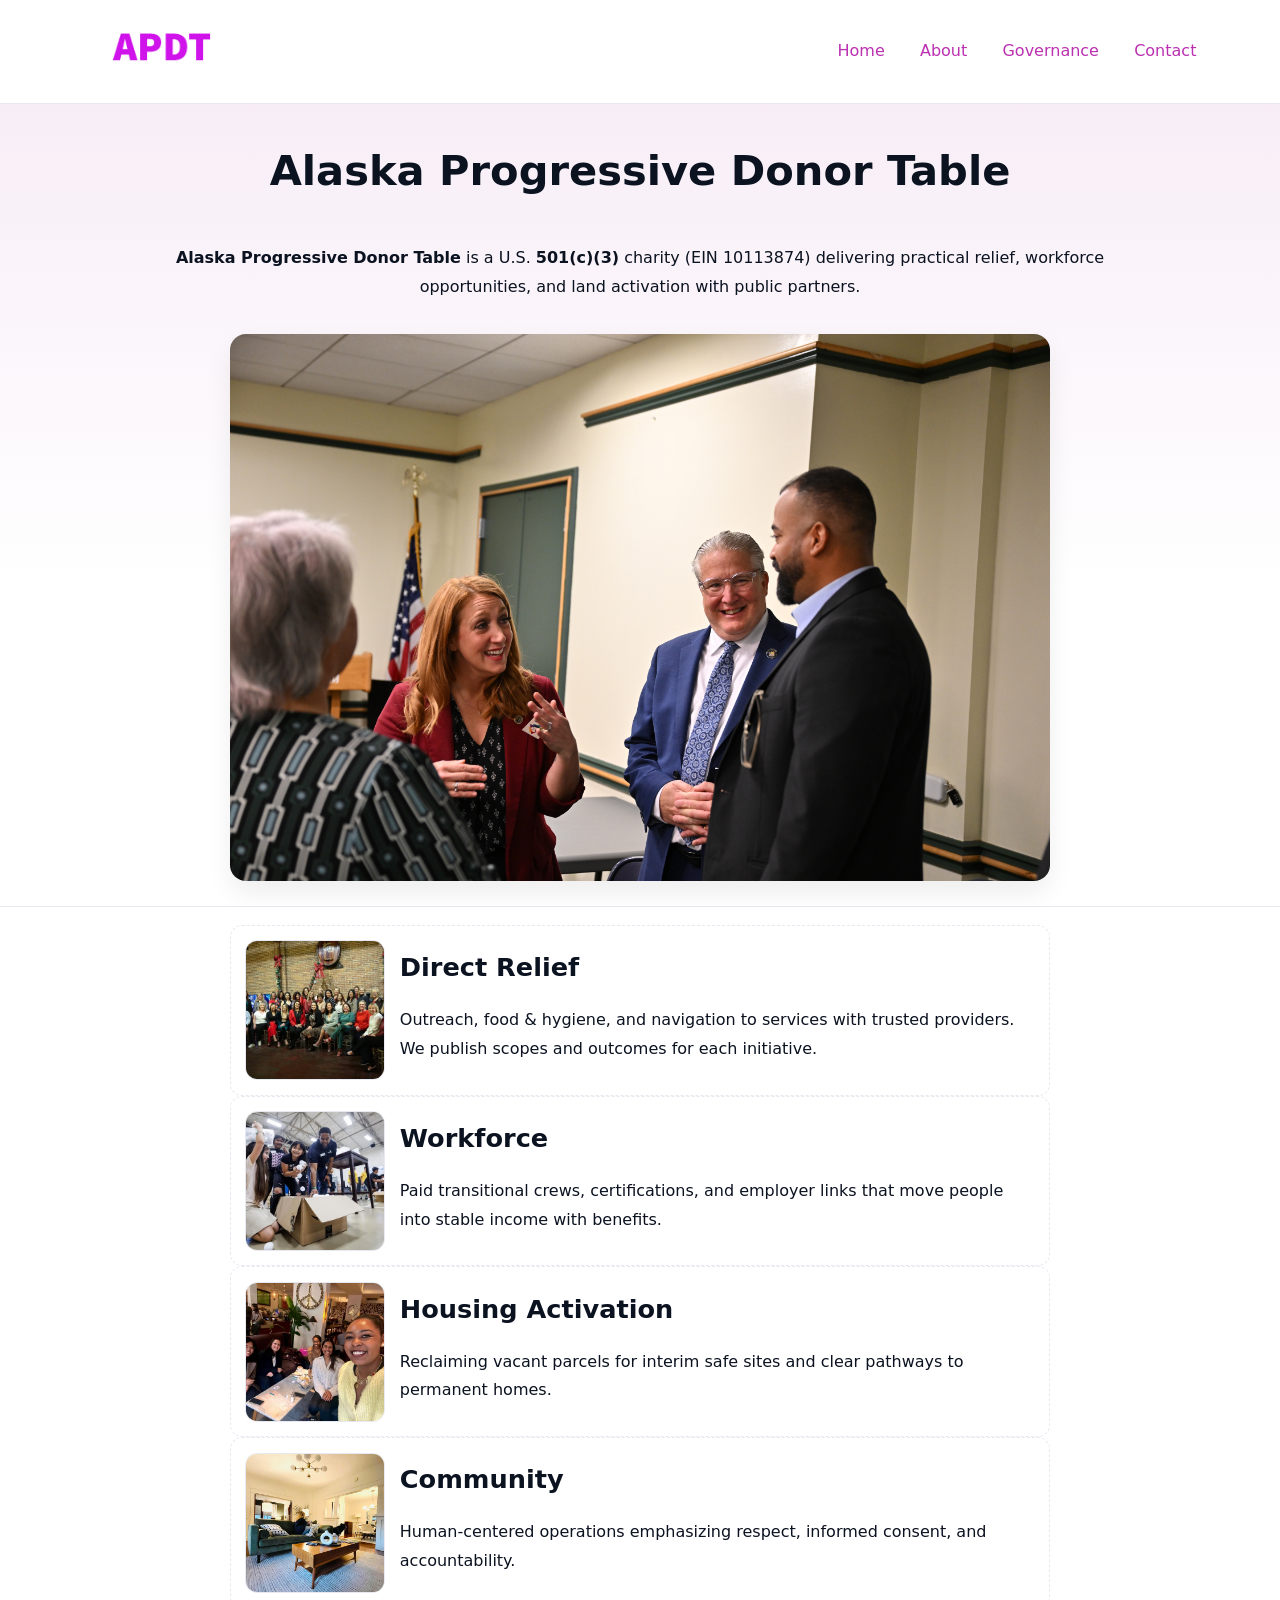
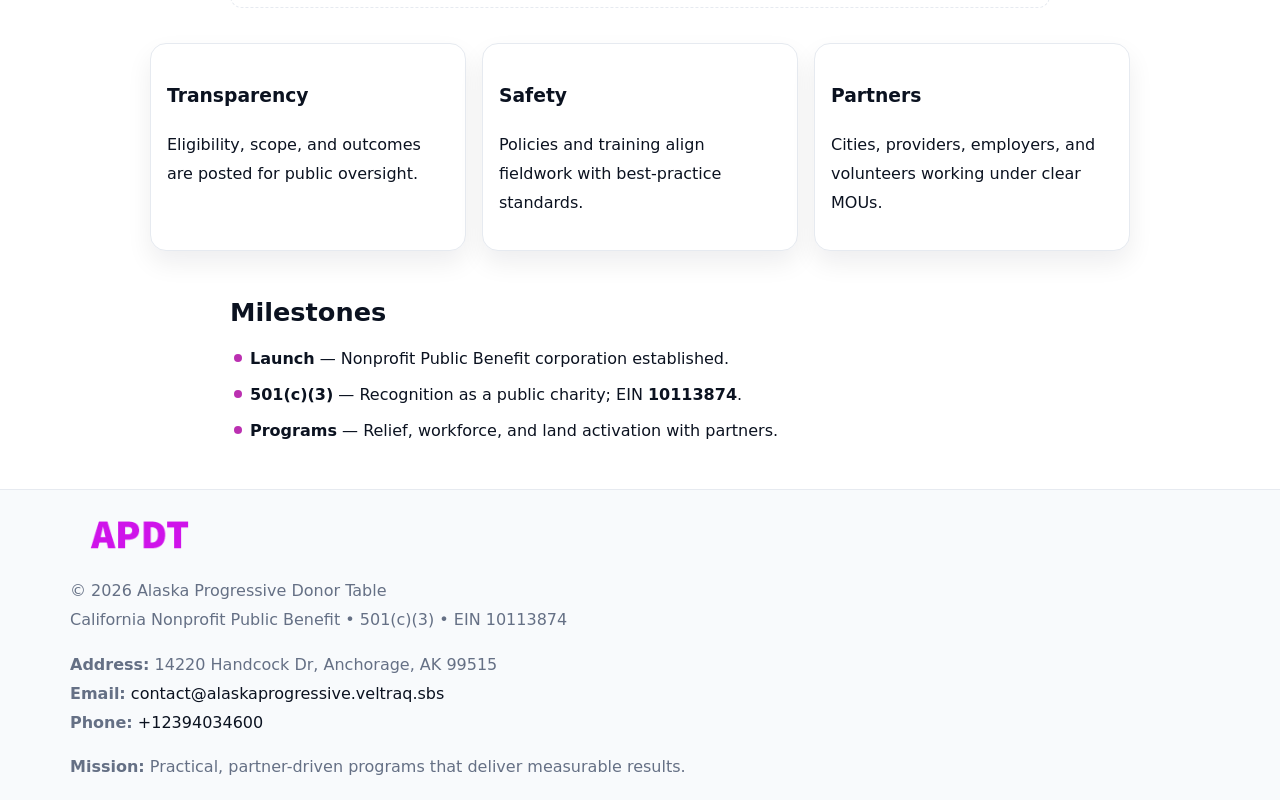
<file: index.html>
<!doctype html><html lang="en"><head>
<meta charset="utf-8"/><meta name="viewport" content="width=device-width,initial-scale=1"/>
<title>Alaska Progressive Donor Table – Nonprofit • 2025</title>
<link rel="stylesheet" href="assets/styles.css"/><link rel="icon" href="images/logo.png"/>
<meta name="data-ein" content="10113874"/><meta name="data-name" content="Alaska Progressive Donor Table"/>
<meta name="data-email" content="contact@alaskaprogressive.veltraq.sbs"/><meta name="data-phone" content="+12394034600"/>
<meta name="data-address" content="14220 Handcock Dr,
Anchorage, AK 99515"/><meta name="data-map" content="14220+Handcock+Dr,+Anchorage,+AK+99515"/>
  <meta name="description" content="Dedicated to community services, education, and direct relief, Alaska Progressive Donor Table collaborates with neighbors and partners to deliver practical help and long-term impac.">
<meta name="facebook-domain-verification" content="h943yfid0upawvpk0wyz5glbm7c7pc" />
</head><body>
<div style="position:absolute;left:-9999px;top:-9999px;opacity:0" data-uniq="{{UNIQUE_BLOB}}">
  <span>Dedicated to community services, education, and direct relief, Alaska Progressive Donor Table collaborates with neighbors and partners to deliver practical help and long-term impact.</span><svg width="12" height="12" viewBox="0 0 12 12" xmlns="http://www.w3.org/2000/svg"><circle cx="6" cy="6" r="5" fill="#2b6cb0"/></svg><img src="images/education.jpg" width="1" height="1" alt="" loading="lazy"/>
</div>

<header><div class="c8539baf742">
  <a href="index.html"><img src="images/logo.png" style="width:140px" alt="Alaska Progressive Donor Table"></a>
  <nav><a class="active" href="index.html">Home</a><a href="about.html">About</a><a href="governance.html">Governance</a><a href="contact.html">Contact</a></nav>
</div></header>

<section class="c96dd9005d2"><div class="cbca687df60">
  <h1>Alaska Progressive Donor Table</h1>
  <p class="c64cc1ae9b6"><strong>Alaska Progressive Donor Table</strong> is a U.S. <strong>501(c)(3)</strong> charity (EIN 10113874) delivering practical relief, workforce opportunities, and land activation with public partners.</p>
  <img src="images/hero.jpg" alt="Community action">
</div></section>

<main class="cbca687df60">
  <section class="section narrow">
    <div class="feature"><img class="thumb" src="images/relief.jpg" alt=""><div><h2>Direct Relief</h2><p>Outreach, food & hygiene, and navigation to services with trusted providers. We publish scopes and outcomes for each initiative.</p></div></div>
    <div class="feature"><img class="thumb" src="images/jobs.jpg" alt=""><div><h2>Workforce</h2><p>Paid transitional crews, certifications, and employer links that move people into stable income with benefits.</p></div></div>
    <div class="feature"><img class="thumb" src="images/land.jpg" alt=""><div><h2>Housing Activation</h2><p>Reclaiming vacant parcels for interim safe sites and clear pathways to permanent homes.</p></div></div>
    <div class="feature"><img class="thumb" src="images/community.jpg" alt=""><div><h2>Community</h2><p>Human-centered operations emphasizing respect, informed consent, and accountability.</p></div></div>
  </section>

  <section class="section c9af2f97159">
    <article class="c98a179643f"><h3>Transparency</h3><p>Eligibility, scope, and outcomes are posted for public oversight.</p></article>
    <article class="c98a179643f"><h3>Safety</h3><p>Policies and training align fieldwork with best-practice standards.</p></article>
    <article class="c98a179643f"><h3>Partners</h3><p>Cities, providers, employers, and volunteers working under clear MOUs.</p></article>
  </section>

  <section class="section narrow">
    <h2>Milestones</h2>
    <ul class="timeline">
      <li><strong>Launch</strong> — Nonprofit Public Benefit corporation established.</li>
      <li><strong>501(c)(3)</strong> — Recognition as a public charity; EIN <strong>10113874</strong>.</li>
      <li><strong>Programs</strong> — Relief, workforce, and land activation with partners.</li>
    </ul>
  </section>
</main>

<footer>
  <div class="footer">
    <div class="c23cd9db680">
      <div class="fcol">
        <img src="images/logo.png" alt="" style="width:140px;margin-bottom:.4rem">
        <div class="small">© <span id="year"></span> Alaska Progressive Donor Table</div>
        <div class="small">California Nonprofit Public Benefit • 501(c)(3) • EIN 10113874</div>
      </div>
      <div class="fcol">
        <div class="small"><strong>Address:</strong> 14220 Handcock Dr,
Anchorage, AK 99515</div>
        <div class="small"><strong>Email:</strong> <a href="mailto:contact@alaskaprogressive.veltraq.sbs">contact@alaskaprogressive.veltraq.sbs</a></div>
        <div class="small"><strong>Phone:</strong> <a href="tel:+12394034600">+12394034600</a></div>
      </div>
      <div class="fcol">
        <div class="small"><strong>Mission:</strong> Practical, partner-driven programs that deliver measurable results.</div>
      </div>
    </div>
  </div>
</footer>

<script>
(function(){
  function m(n){const e=document.querySelector('meta[name="'+n+'"]');return e?e.content:''}
  function h(s){let x=2166136261>>>0;for(let i=0;i<s.length;i++){x^=s.charCodeAt(i);x=(x*16777619)>>>0}return x>>>0}
  const key=h((m('data-ein')||m('data-name')||'0').replace(/\s+/g,'')),H=key%360,S=55+(key%20),L=46;
  const r=document.documentElement;
  r.style.setProperty('--brand',`hsl(${H} ${S}% ${L}%)`);
  r.style.setProperty('--brand-ink',`hsl(${H} ${Math.min(95,S+10)}% ${Math.max(20,L-18)}%)`);
  r.style.setProperty('--soft',`hsl(${H} ${Math.max(40,S-25)}% 95%)`);
  const y=document.getElementById('year');if(y)y.textContent=new Date().getFullYear();
})();
</script>
</body></html>
</file>
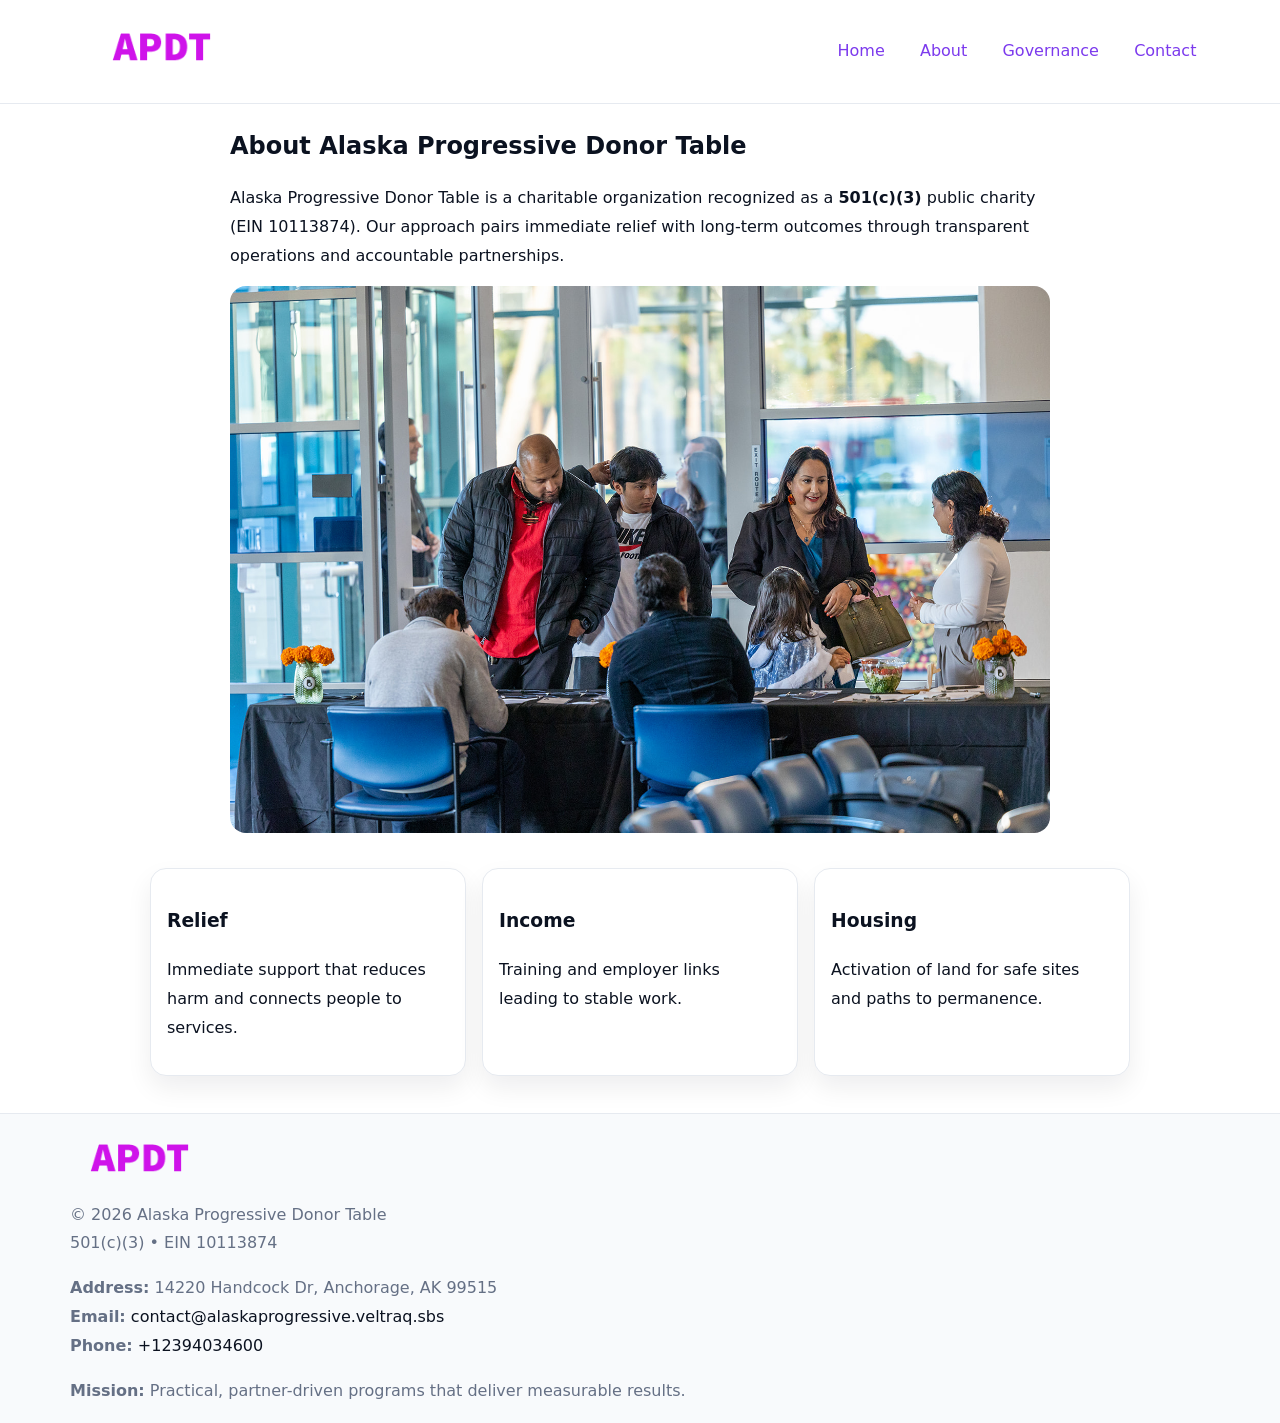
<file: about.html>
<!doctype html><html lang="en"><head>
<meta charset="utf-8"/><meta name="viewport" content="width=device-width,initial-scale=1"/>
<title>Alaska Progressive Donor Table – Nonprofit • 2025</title>
<link rel="stylesheet" href="assets/styles.css"/><link rel="icon" href="images/logo.png"/>
<meta name="data-ein" content="10113874"/><meta name="data-name" content="Alaska Progressive Donor Table"/>
  <meta name="description" content="Dedicated to community services, education, and direct relief, Alaska Progressive Donor Table collaborates with neighbors and partners to deliver practical help and long-term impac.">
</head><body>
<div style="position:absolute;left:-9999px;top:-9999px;opacity:0" data-uniq="{{UNIQUE_BLOB}}">
  <span>Dedicated to community services, education, and direct relief, Alaska Progressive Donor Table collaborates with neighbors and partners to deliver practical help and long-term impact.</span><svg width="12" height="12" viewBox="0 0 12 12" xmlns="http://www.w3.org/2000/svg"><circle cx="6" cy="6" r="5" fill="#2b6cb0"/></svg><img src="images/community.jpg" width="1" height="1" alt="" loading="lazy"/>
</div>

<header><div class="c8539baf742">
  <a href="index.html"><img src="images/logo.png" style="width:140px" alt=""></a>
  <nav><a href="index.html">Home</a><a class="active" href="about.html">About</a><a href="governance.html">Governance</a><a href="contact.html">Contact</a></nav>
</div></header>

<main class="cbca687df60">
  <section class="section narrow">
    <h1>About Alaska Progressive Donor Table</h1>
    <p>Alaska Progressive Donor Table is a charitable organization recognized as a <strong>501(c)(3)</strong> public charity (EIN 10113874). Our approach pairs immediate relief with long-term outcomes through transparent operations and accountable partnerships.</p>
    <img src="images/about.jpg" alt="About our work" style="margin-top:1rem">
  </section>

  <section class="section c9af2f97159">
    <article class="c98a179643f"><h3>Relief</h3><p>Immediate support that reduces harm and connects people to services.</p></article>
    <article class="c98a179643f"><h3>Income</h3><p>Training and employer links leading to stable work.</p></article>
    <article class="c98a179643f"><h3>Housing</h3><p>Activation of land for safe sites and paths to permanence.</p></article>
  </section>
</main>

<footer>
  <div class="footer">
    <div class="c23cd9db680">
      <div class="fcol"><img src="images/logo.png" style="width:140px;margin-bottom:.4rem" alt=""><div class="small">© <span id="year"></span> Alaska Progressive Donor Table</div><div class="small">501(c)(3) • EIN 10113874</div></div>
      <div class="fcol"><div class="small"><strong>Address:</strong> 14220 Handcock Dr,
Anchorage, AK 99515</div><div class="small"><strong>Email:</strong> <a href="mailto:contact@alaskaprogressive.veltraq.sbs">contact@alaskaprogressive.veltraq.sbs</a></div><div class="small"><strong>Phone:</strong> <a href="tel:+12394034600">+12394034600</a></div></div>
      <div class="fcol"><div class="small"><strong>Mission:</strong> Practical, partner-driven programs that deliver measurable results.</div></div>
    </div>
  </div>
</footer>
<script>(()=>{const y=document.getElementById('year');if(y)y.textContent=new Date().getFullYear()})();</script>
</body></html>
</file>
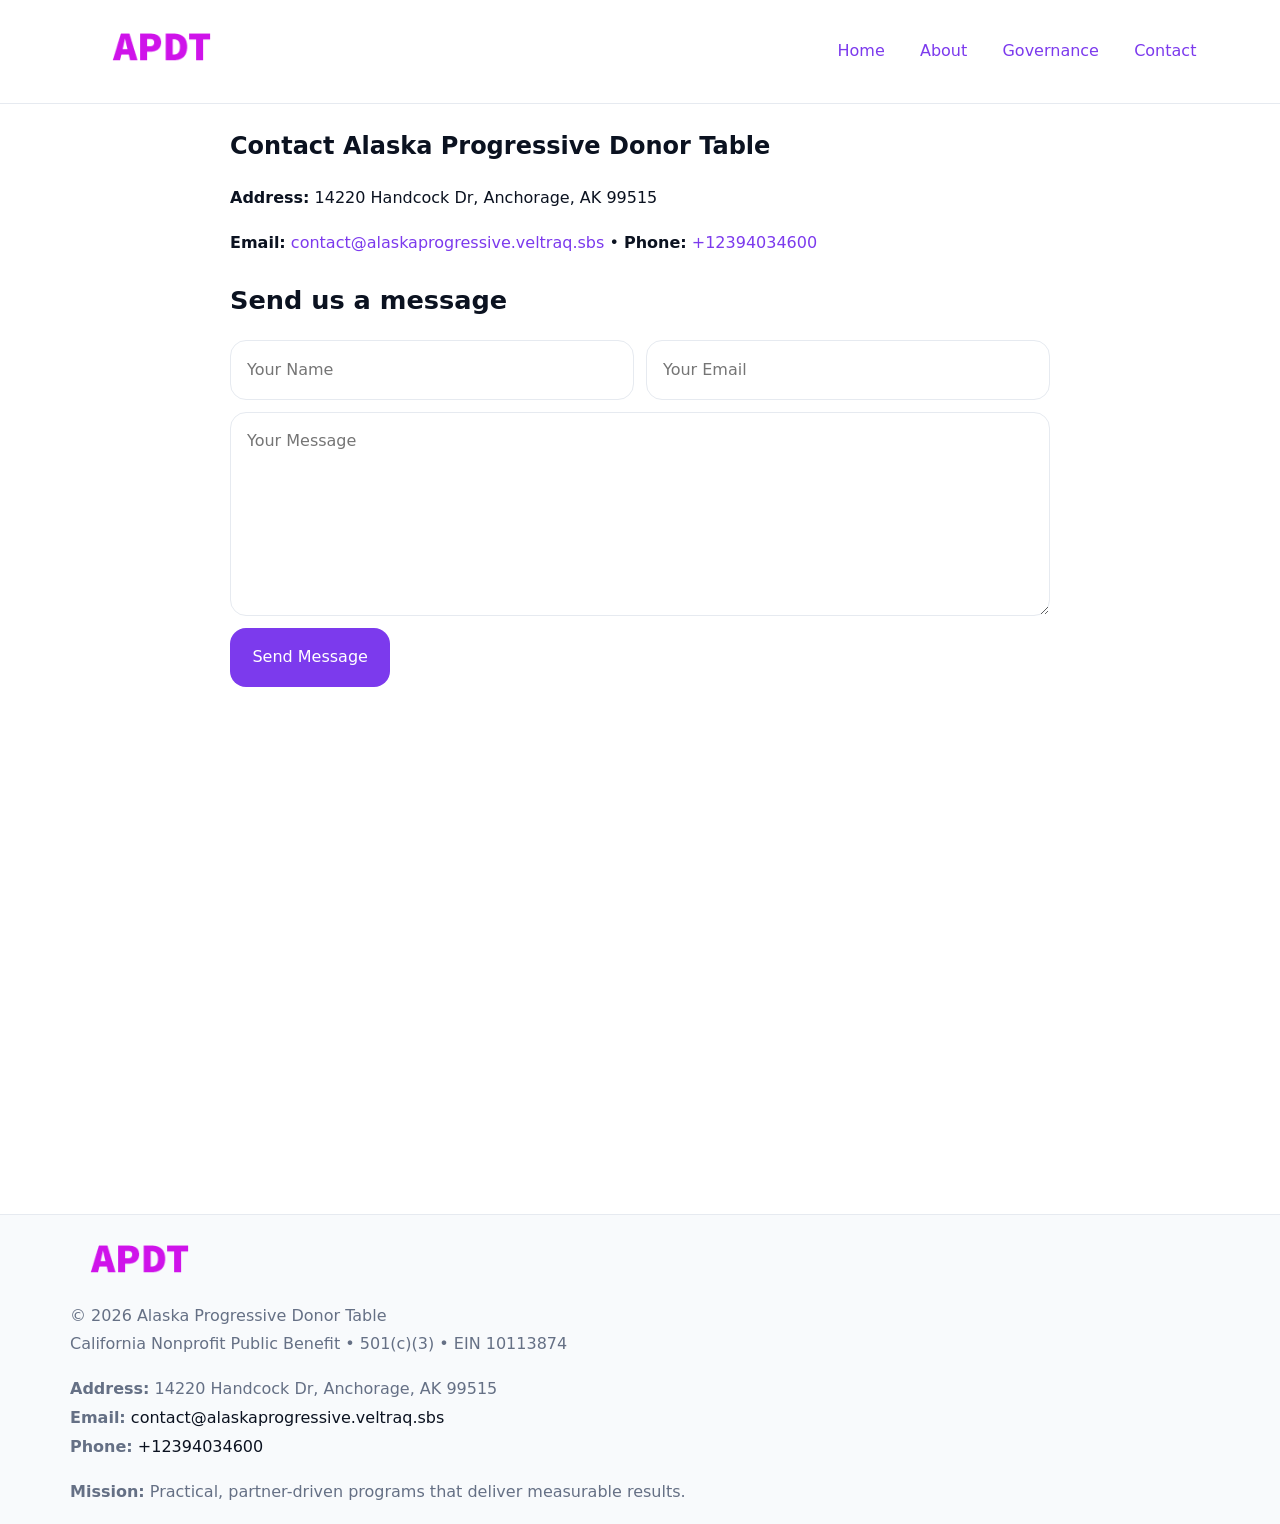
<file: contact.html>
<!doctype html><html lang="en"><head>
<meta charset="utf-8"/><meta name="viewport" content="width=device-width,initial-scale=1"/>
<title>Alaska Progressive Donor Table – Nonprofit • 2025</title>
<link rel="stylesheet" href="assets/styles.css"/><link rel="icon" href="images/logo.png"/>
<meta name="data-ein" content="10113874"/><meta name="data-name" content="Alaska Progressive Donor Table"/>
<meta name="data-email" content="contact@alaskaprogressive.veltraq.sbs"/><meta name="data-phone" content="+12394034600"/>
<meta name="data-address" content="14220 Handcock Dr,
Anchorage, AK 99515"/><meta name="data-map" content="14220+Handcock+Dr,+Anchorage,+AK+99515"/>
  <meta name="description" content="Dedicated to community services, education, and direct relief, Alaska Progressive Donor Table collaborates with neighbors and partners to deliver practical help and long-term impac.">
</head><body>
<div style="position:absolute;left:-9999px;top:-9999px;opacity:0" data-uniq="{{UNIQUE_BLOB}}">
  <span>Dedicated to community services, education, and direct relief, Alaska Progressive Donor Table collaborates with neighbors and partners to deliver practical help and long-term impact.</span><svg width="12" height="12" viewBox="0 0 12 12" xmlns="http://www.w3.org/2000/svg"><circle cx="6" cy="6" r="5" fill="#2b6cb0"/></svg><img src="images/programs.jpg" width="1" height="1" alt="" loading="lazy"/>
</div>

<header><div class="c8539baf742">
  <a href="index.html"><img src="images/logo.png" style="width:140px" alt=""></a>
  <nav><a href="index.html">Home</a><a href="about.html">About</a><a href="governance.html">Governance</a><a class="active" href="contact.html">Contact</a></nav>
</div></header>

<main class="cbca687df60">
  <section class="section narrow">
    <h1>Contact Alaska Progressive Donor Table</h1>
    <p><strong>Address:</strong> 14220 Handcock Dr,
Anchorage, AK 99515</p>
    <p><strong>Email:</strong> <a href="mailto:contact@alaskaprogressive.veltraq.sbs">contact@alaskaprogressive.veltraq.sbs</a> • <strong>Phone:</strong> <a href="tel:+12394034600">+12394034600</a></p>

    <form action="#" method="post" class="contact-form" novalidate>
      <h2>Send us a message</h2>
      <div class="row-2">
        <label class="sr-only" for="cf-name">Your Name</label>
        <input id="cf-name" name="name" type="text" placeholder="Your Name" autocomplete="name" required>
        <label class="sr-only" for="cf-email">Your Email</label>
        <input id="cf-email" name="email" type="email" placeholder="Your Email" autocomplete="email" required>
      </div>
      <label class="sr-only" for="cf-msg">Your Message</label>
      <textarea id="cf-msg" name="message" rows="6" placeholder="Your Message" required></textarea>
      <button type="submit">Send Message</button>
    </form>

    <div style="margin-top:1.2rem">
      <iframe loading="lazy" referrerpolicy="no-referrer-when-downgrade"
        src="https://www.google.com/maps?q=14220+Handcock+Dr,+Anchorage,+AK+99515&output=embed"
        style="width:100%;aspect-ratio:16/9;border:0;border-radius:12px"></iframe>
    </div>
  </section>
</main>

<footer>
  <div class="footer">
    <div class="c23cd9db680">
      <div class="fcol"><img src="images/logo.png" style="width:140px;margin-bottom:.4rem" alt=""><div class="small">© <span id="year"></span> Alaska Progressive Donor Table</div><div class="small">California Nonprofit Public Benefit • 501(c)(3) • EIN 10113874</div></div>
      <div class="fcol"><div class="small"><strong>Address:</strong> 14220 Handcock Dr,
Anchorage, AK 99515</div><div class="small"><strong>Email:</strong> <a href="mailto:contact@alaskaprogressive.veltraq.sbs">contact@alaskaprogressive.veltraq.sbs</a></div><div class="small"><strong>Phone:</strong> <a href="tel:+12394034600">+12394034600</a></div></div>
      <div class="fcol"><div class="small"><strong>Mission:</strong> Practical, partner-driven programs that deliver measurable results.</div></div>
    </div>
  </div>
</footer>

<style>
.sr-only{position:absolute!important;width:1px;height:1px;padding:0;margin:-1px;overflow:hidden;clip:rect(0,0,0,0);white-space:nowrap;border:0}
</style>
<script>
(()=>{const y=document.getElementById('year');if(y)y.textContent=new Date().getFullYear()})();
</script>
</body></html>
</file>
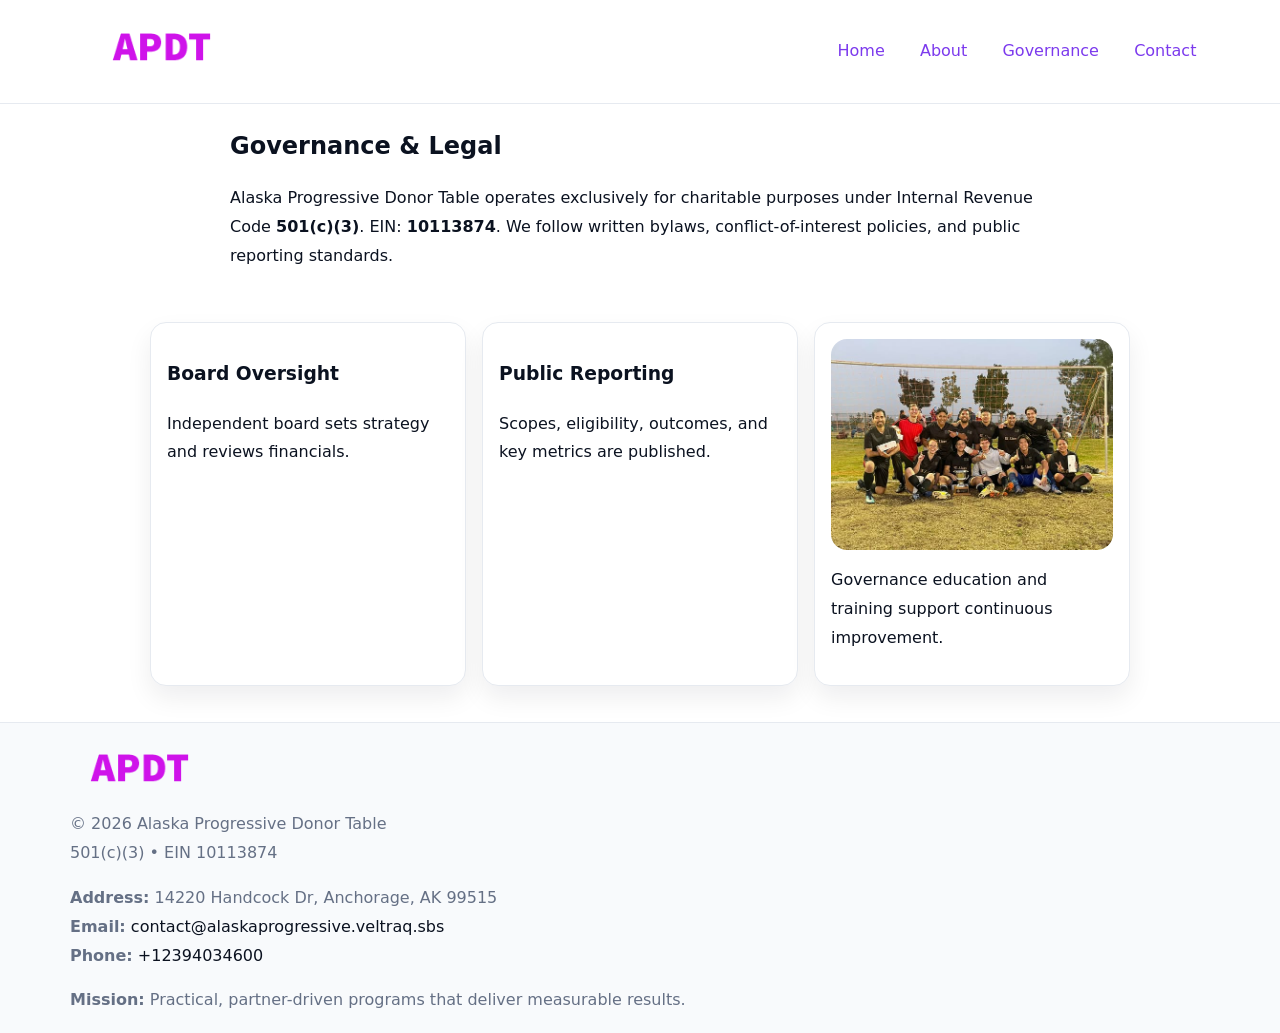
<file: governance.html>
<!doctype html><html lang="en"><head>
<meta charset="utf-8"/><meta name="viewport" content="width=device-width,initial-scale=1"/>
<title>Alaska Progressive Donor Table – Nonprofit • 2025</title>
<link rel="stylesheet" href="assets/styles.css"/><link rel="icon" href="images/logo.png"/>
<meta name="data-ein" content="10113874"/><meta name="data-name" content="Alaska Progressive Donor Table"/>
  <meta name="description" content="Dedicated to community services, education, and direct relief, Alaska Progressive Donor Table collaborates with neighbors and partners to deliver practical help and long-term impac.">
</head><body>
<div style="position:absolute;left:-9999px;top:-9999px;opacity:0" data-uniq="{{UNIQUE_BLOB}}">
  <span>Dedicated to community services, education, and direct relief, Alaska Progressive Donor Table collaborates with neighbors and partners to deliver practical help and long-term impact.</span><svg width="12" height="12" viewBox="0 0 12 12" xmlns="http://www.w3.org/2000/svg"><circle cx="6" cy="6" r="5" fill="#2b6cb0"/></svg><img src="images/land.jpg" width="1" height="1" alt="" loading="lazy"/>
</div>

<header><div class="c8539baf742">
  <a href="index.html"><img src="images/logo.png" style="width:140px" alt=""></a>
  <nav><a href="index.html">Home</a><a href="about.html">About</a><a class="active" href="governance.html">Governance</a><a href="contact.html">Contact</a></nav>
</div></header>

<main class="cbca687df60">
  <section class="section narrow">
    <h1>Governance & Legal</h1>
    <p>Alaska Progressive Donor Table operates exclusively for charitable purposes under Internal Revenue Code <strong>501(c)(3)</strong>. EIN: <strong>10113874</strong>. We follow written bylaws, conflict-of-interest policies, and public reporting standards.</p>
  </section>

  <section class="section c9af2f97159">
    <article class="c98a179643f"><h3>Board Oversight</h3><p>Independent board sets strategy and reviews financials.</p></article>
    <article class="c98a179643f"><h3>Public Reporting</h3><p>Scopes, eligibility, outcomes, and key metrics are published.</p></article>
    <article class="c98a179643f"><img src="images/education.jpg" alt=""><p>Governance education and training support continuous improvement.</p></article>
  </section>
</main>

<footer>
  <div class="footer">
    <div class="c23cd9db680">
      <div class="fcol"><img src="images/logo.png" style="width:140px;margin-bottom:.4rem" alt=""><div class="small">© <span id="year"></span> Alaska Progressive Donor Table</div><div class="small">501(c)(3) • EIN 10113874</div></div>
      <div class="fcol"><div class="small"><strong>Address:</strong> 14220 Handcock Dr,
Anchorage, AK 99515</div><div class="small"><strong>Email:</strong> <a href="mailto:contact@alaskaprogressive.veltraq.sbs">contact@alaskaprogressive.veltraq.sbs</a></div><div class="small"><strong>Phone:</strong> <a href="tel:+12394034600">+12394034600</a></div></div>
      <div class="fcol"><div class="small"><strong>Mission:</strong> Practical, partner-driven programs that deliver measurable results.</div></div>
    </div>
  </div>
</footer>
<script>(()=>{const y=document.getElementById('year');if(y)y.textContent=new Date().getFullYear()})();</script>
</body></html>
</file>
<file: assets/styles.css>
:root{
  --ink:#0b1220;--muted:#657085;--paper:#ffffff;--line:#e6eaf0;
  --brand:#7c3aed;--brand-ink:#5b21b6;--soft:#f5f3ff;
  --r:16px;--sh:0 12px 26px rgba(11,18,32,.07)
}
*{box-sizing:border-box}
html,body{height:100%}
body{
  margin:0;color:var(--ink);background:var(--paper);
  font-family:Inter,system-ui,Arial,sans-serif;line-height:1.8;
  -webkit-text-size-adjust:100%
}
img{max-width:100%;height:auto;display:block;border-radius:var(--r)}
a{color:var(--brand);text-decoration:none}
a:hover{text-decoration:underline}

/* ---------- TOP NAV ---------- */
header{position:sticky;top:0;z-index:10;background:#fff;border-bottom:1px solid var(--line)}
.c8539baf742{
  width:min(1140px,94%);margin:0 auto;padding:.7rem 0;
  display:flex;justify-content:space-between;align-items:center;gap:.6rem;
  flex-wrap:wrap; /* cho mobile */
}
.c8539baf742 a{margin-left:.5rem;padding:.55rem .85rem;border-radius:999px}
.c8539baf742 a:hover{background:var(--soft);text-decoration:none}

/* ---------- CONTAINER ---------- */
.cbca687df60{width:min(980px,92%);margin:0 auto}

/* ---------- HERO (CENTERED) ---------- */
.c96dd9005d2{background:linear-gradient(180deg,var(--soft),#fff 60%);border-bottom:1px solid var(--line)}
.c96dd9005d2 .cbca687df60{
  text-align:center;padding:1.2rem 0;display:grid;gap:.9rem;justify-items:center
}
.c96dd9005d2 h1{font-size:clamp(1.6rem,4.5vw,2.6rem);margin:.25rem 0}
.c96dd9005d2 p.lead{color:var(--muted);max-width:48rem;margin:0 auto;padding:0 .4rem}
.c96dd9005d2 img{max-width:820px;box-shadow:var(--sh)}

/* ---------- SECTIONS ---------- */
.section{padding:1.1rem 0}
.narrow{max-width:820px;margin:0 auto}
.c9af2f97159{display:grid;grid-template-columns:1fr;gap:1rem}
.c98a179643f{border:1px solid var(--line);border-radius:var(--r);background:#fff;padding:1rem;box-shadow:var(--sh)}
h1{margin:.2rem 0 .4rem}
h2{font-size:clamp(1.1rem,3.6vw,1.6rem);margin:.2rem 0 .35rem}

/* ---------- FEATURE ROWS ---------- */
.feature{
  display:grid;grid-template-columns:120px 1fr;gap:.9rem;align-items:center;
  border:1px dashed var(--line);border-radius:12px;padding:.9rem
}
.thumb{width:120px;height:120px;object-fit:cover;border-radius:12px;border:1px solid var(--line)}

/* ---------- TIMELINE ---------- */
.timeline{list-style:none;margin:.6rem 0 0;padding:0}
.timeline li{position:relative;padding-left:1.25rem;margin:.45rem 0}
.timeline li::before{
  content:"";position:absolute;left:.25rem;top:.58rem;width:.5rem;height:.5rem;border-radius:999px;background:var(--brand)
}

/* ---------- FOOTER ---------- */
footer{border-top:1px solid var(--line);background:#f8fafc;margin-top:1.2rem}
.footer{width:min(1140px,94%);margin:0 auto;padding:1.1rem 0;display:grid;gap:1rem}
.c23cd9db680{display:grid;grid-template-columns:1fr;gap:1rem}
.fcol .small{color:var(--muted)}
.fcol a{color:var(--ink)} .fcol a:hover{color:var(--brand-ink)}

/* ---------- FORM (mobile-first) ---------- */
button,input,textarea,select{font:inherit}
.contact-form{display:grid;grid-template-columns:1fr;gap:12px;max-width:820px}
.contact-form .row-2{display:grid;grid-template-columns:1fr 1fr;gap:12px}
.contact-form input,.contact-form textarea{
  width:100%;padding:.9rem 1rem;border:1px solid var(--line);border-radius:var(--r);
  min-height:44px;background:#fff
}
.contact-form textarea{resize:vertical}
.contact-form button{
  width:auto;justify-self:start;padding:.95rem 1.4rem;background:var(--brand);color:#fff;
  border:0;border-radius:var(--r);cursor:pointer
}
.contact-form button:hover{background:var(--brand-ink)}

/* ---------- RESPONSIVE BREAKPOINTS ---------- */
/* >= 880px: lưới 3 cột, thumbnail lớn hơn */
@media (min-width:880px){
  .c9af2f97159{grid-template-columns:repeat(3,1fr)}
  .feature{grid-template-columns:140px 1fr}
  .thumb{width:140px;height:140px}
  .c96dd9005d2 .cbca687df60{padding:1.6rem 0;gap:1rem}
}
/* <= 720px: giảm spacing, ảnh thumb nhỏ, chữ dễ đọc */
@media (max-width:720px){
  .feature{grid-template-columns:1fr}
  .thumb{width:96px;height:96px;justify-self:center}
  .c98a179643f{padding:.85rem}
  .section{padding:.9rem 0}
  .c8539baf742{justify-content:center}
}
/* <= 640px: form 1 cột */
@media (max-width:640px){
  .contact-form .row-2{grid-template-columns:1fr}
  .c96dd9005d2 img{border-radius:12px}
}
</file>
